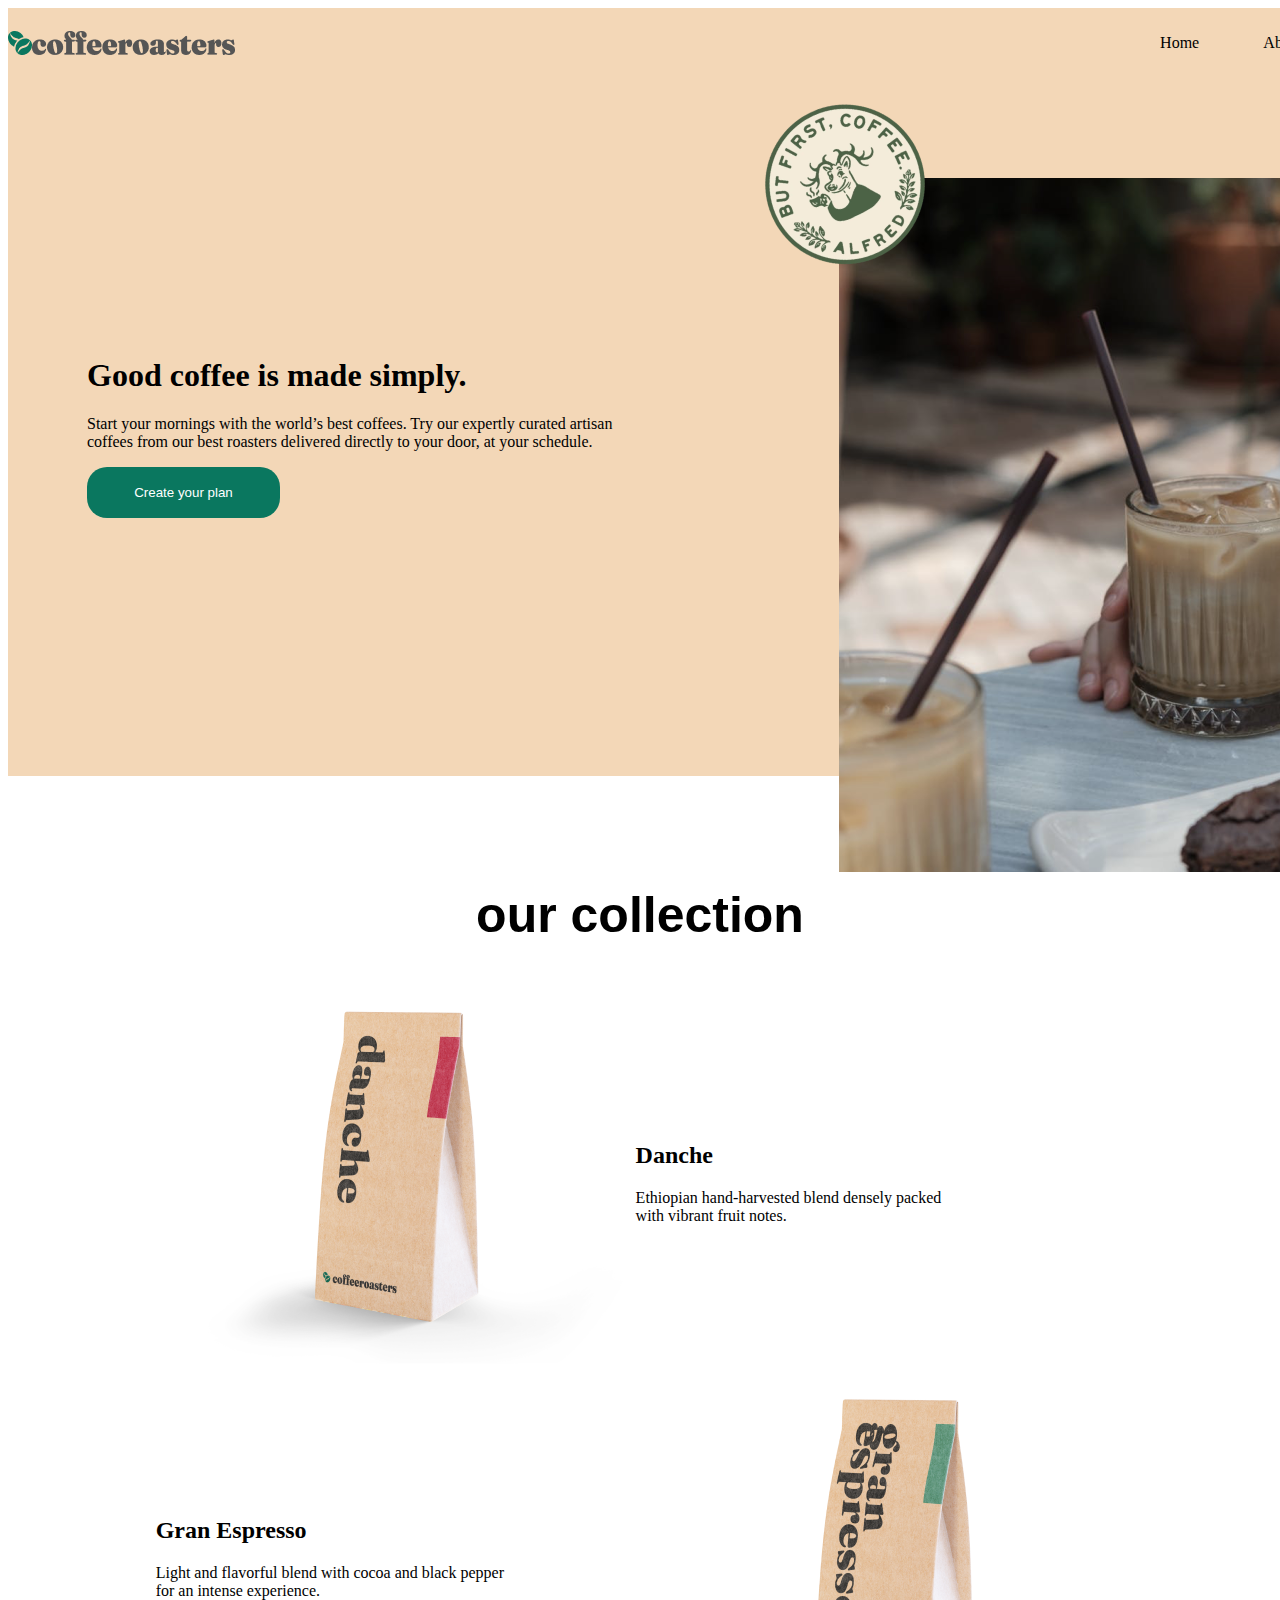
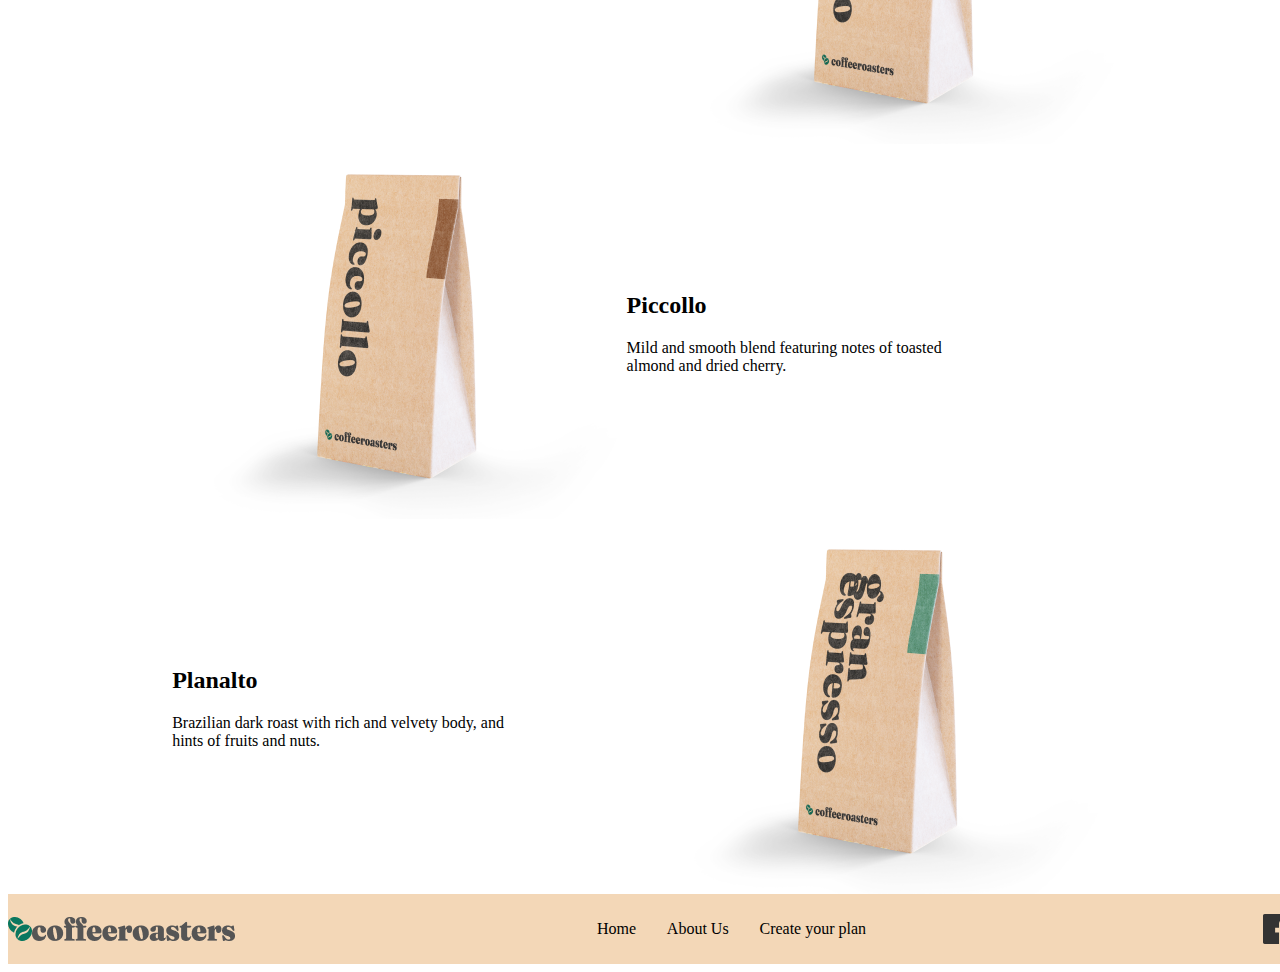
<file: index.html>
<!DOCTYPE html>
<html lang="en">
<head>
    <meta charset="UTF-8">
    <meta name="viewport" content="width=device-width, initial-scale=1.0">
    <title>Document</title>
    <link rel="stylesheet" href="style.css">
</head>
<body>
    <header>
        <img src="./Group 3614.png" alt="">
        <div>
            <a href="">Home</a>
            <a href="">About Us</a>
            <a href="">Create your plan</a> 
        </div>
    </header>


    <main>
        <div class="box">
            <div class="left">
            <h1>Good coffee 
                is made simply.</h1>
            <p>Start your mornings with the world’s best coffees. Try our expertly curated artisan coffees from our best roasters delivered directly to your door, at your schedule.

            </p>
         <a href="./index2.html"> <button>Create your plan</button></a>
            </div>

             <div class="right">
                <img src="./image 40.png" alt="" class="img1">
                <img src="./Rectangle 679.png" alt="" class="img2">
             </div>
        </div>

           <h1 class="het">our collection</h1>


        <section>
             <div class="sud">
                    <img src="./kopi4.png" alt="" class="img3">
                    <div>
                        <h2>Danche</h2>
                        <p>Ethiopian hand-harvested blend densely packed with vibrant fruit notes.</p>
                    </div>
             </div>
                

             
             <div class="sud2">
                <div>
                  <h2>Gran Espresso</h2>
                  <p>Light and flavorful blend with cocoa and black pepper for an intense experience.</p>
                </div>
                <img src="./kopi1 copy.png" alt=""  class="img3">
                 </div>

            <div class="sud3">
                <img src="./kopi3.png" alt="" class="img3">
                <div>
                 <h2>Piccollo</h2>
                 <p>Mild and smooth blend featuring notes of toasted almond and dried cherry.</p>
                </div>
            </div>


            <div class="sud4">
                <div>
                    <h2>Planalto</h2>
                    <p>Brazilian dark roast with rich and velvety body, and hints of fruits and nuts.</p>
                </div>
                <img src="./kopi1 copy.png" alt= "" class="img3">
            </div>

        </section>







    </main>


       <footer>
        <img src="./Group 3614.png" alt="">
        <div>
            <a href="">Home</a>
            <a href="">About Us</a>
            <a href="">Create your plan</a> 
        </div>

        <div>
            <img src="./Path.svg" alt="">
            <img src="./Path (1).svg" alt="">
            <img src="./Shape.svg" alt="">
        </div>
       </footer>





















































































</body>
</html>
</file>
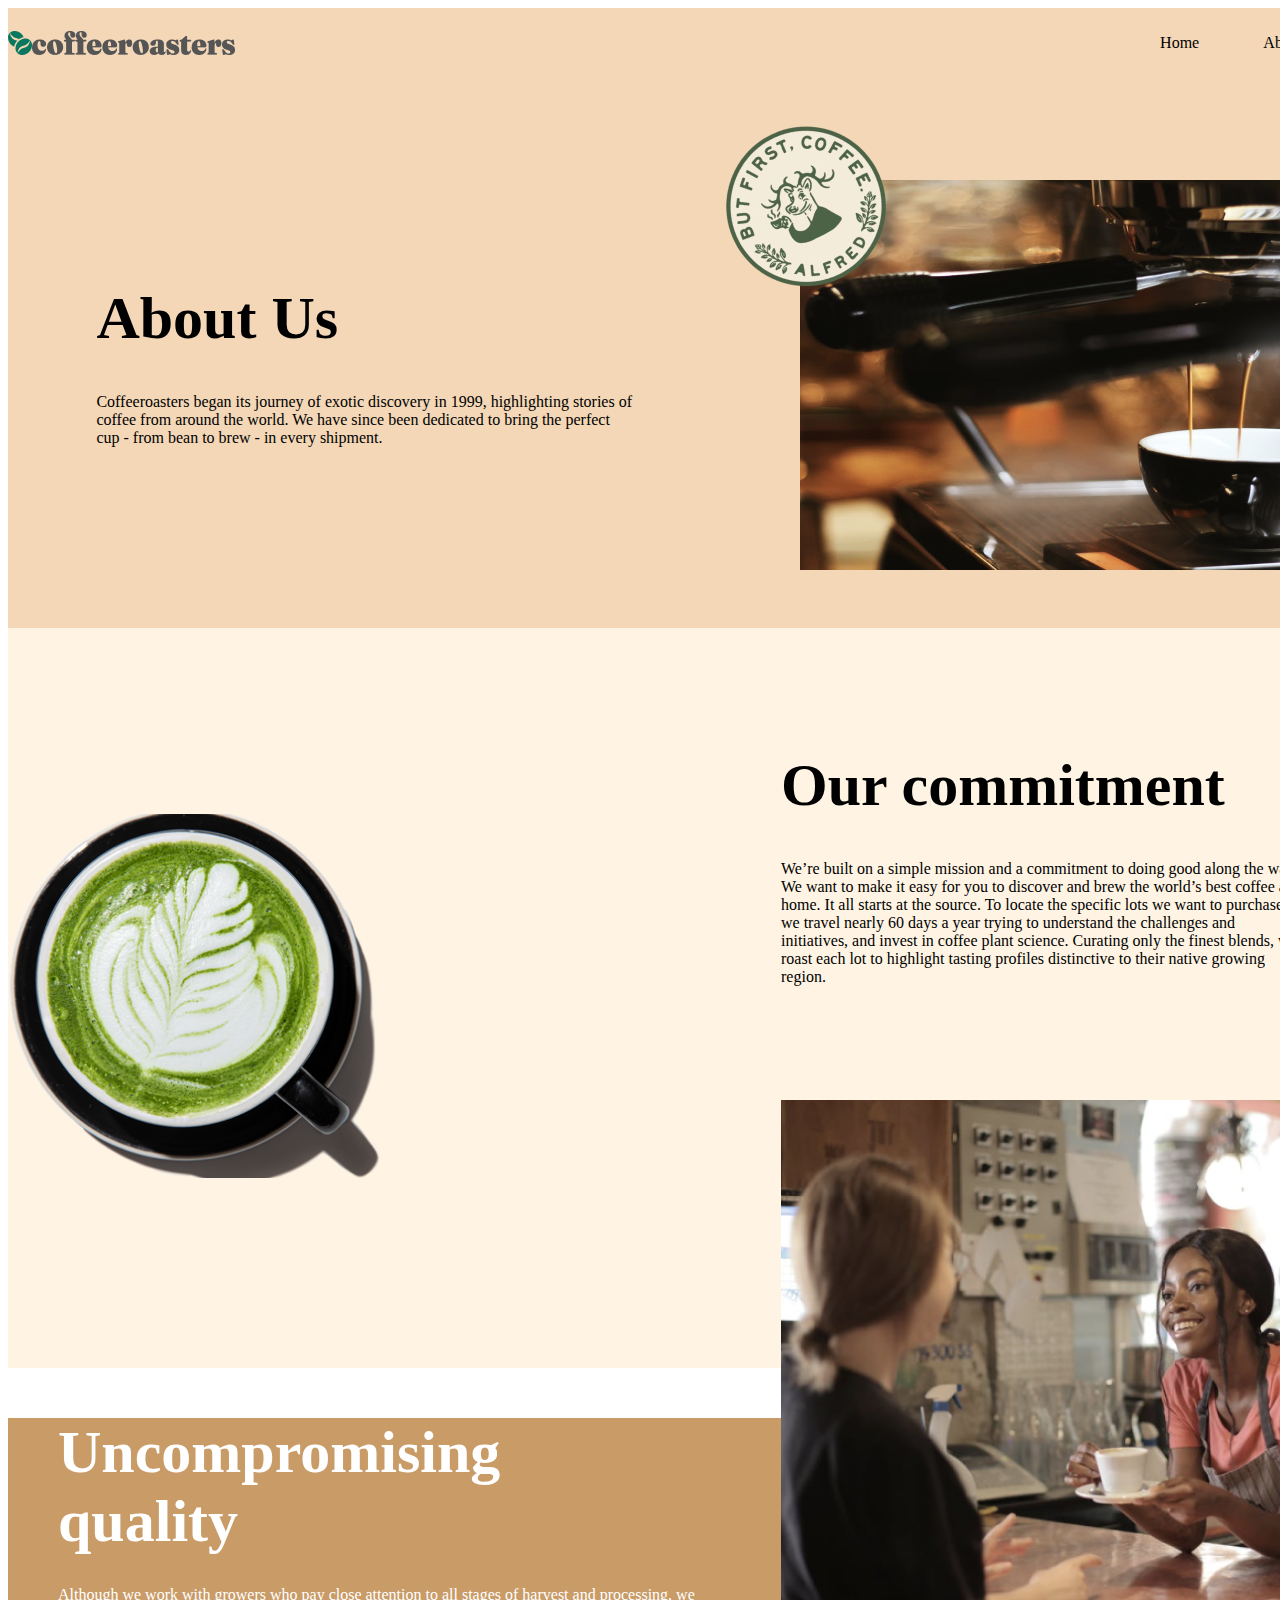
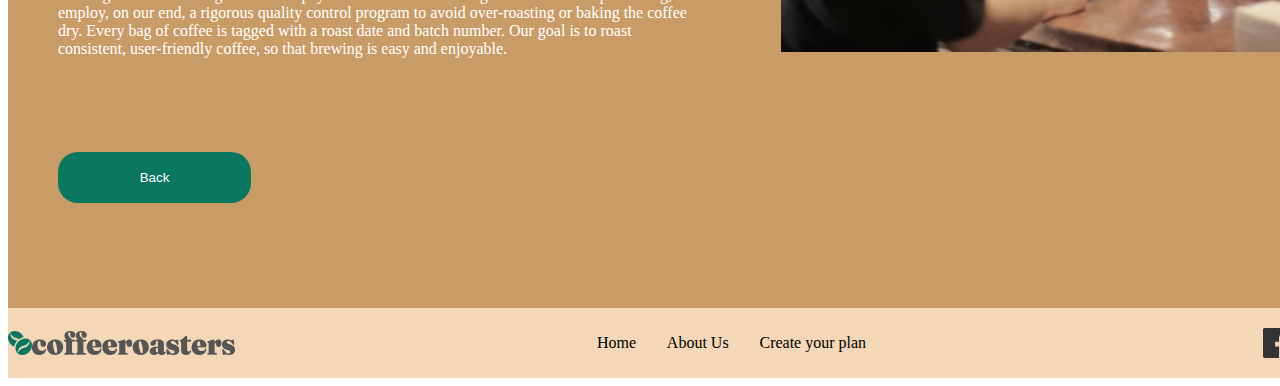
<file: index2.html>
<!DOCTYPE html>
<html lang="en">
<head>
    <meta charset="UTF-8">
    <meta name="viewport" content="width=device-width, initial-scale=1.0">
    <title>Document</title>
    <link rel="stylesheet" href="style2.css">
</head>
<body>
<div class="but">
       
    <header>
        <header>
            <img src="./Group 3614.png" alt="">
            <div>
                <a href="">Home</a>
                <a href="">About Us</a>
                <a href="">Create your plan</a> 
            </div>
        </header>
    
    </header>

<main>
    <div class="bot">
        <div class="left2">
             <h1>About Us</h1>
             <p>Coffeeroasters began its journey of exotic discovery in 1999, highlighting stories of coffee from around the world. We have since been dedicated to bring the perfect cup - from bean to brew - in every shipment.
            
             </p>
        </div>
          <img src="./image 40.png" alt="" class="img4">
          <img src="./Rectangle 679 (1).png" alt="" class="img5">
        <div class="right2">

        </div>

    
     </div>

   
    <div class="bot2">
        <div class="left3">
      <img src="./cup-6 1.png" alt="">
        </div>

       <div class="right3">
       <div>
        <h1>Our commitment</h1>
        <p>We’re built on a simple mission and a commitment to doing good along the way. We want to make it easy for you to discover and brew the world’s best coffee at home. It all starts at the source. To locate the specific lots we want to purchase, we travel nearly 60 days a year trying to understand the challenges and  initiatives, and invest in coffee plant science. Curating only the finest blends, we roast each lot to highlight tasting profiles distinctive to their native growing region. 
        </p>  
       </div>
      <img src="./Rectangle 681.png" alt="" class="img6">
       </div>



    </div>

       <div class="bot3">
        <h1>Uncompromising quality</h1>
        <p>Although we work with growers who pay close attention to all stages of harvest and processing, we employ, on our end, a rigorous quality control program to avoid over-roasting or baking the coffee dry. Every bag of coffee is tagged with a roast date and batch number. Our goal is to roast consistent, user-friendly coffee, so that brewing is easy and enjoyable.
       
        </p>
        <a href="index.html"><button>Back</button></a>
       </div>
   
</main>
</div>



<footer>
    <img src="./Group 3614.png" alt="">
    <div>
        <a href="">Home</a>
        <a href="">About Us</a>
        <a href="">Create your plan</a> 
    </div>

    <div>
        <img src="./Path.svg" alt="">
        <img src="./Path (1).svg" alt="">
        <img src="./Shape.svg" alt="">
    </div>
   </footer>



   











































































</body>
</html>
</file>
<file: style.css>
header{
    display: flex;
    justify-content: space-between;
    align-items: center;
    background-color:  rgba(243, 215, 183, 1);
    width: 1520px;
    height: 70px;
}

header div{
    display: flex;
    justify-content: space-around;
    align-items: center;
    width: 400px;
}

a{
    text-decoration: none;
    color: black;
}

.box{
    display: flex;
    justify-content: center;
    align-items: center;
    background-color: rgba(243, 215, 183, 1);
    gap: 120px;
    width: 1520px;
}

.img2{
    position: relative;
    top: 100px;
    left: 100px;
    z-index: 1;
}

.left{
    width: 35%;
}

.img1{
    position: absolute;
    left: 300xp;
    z-index: 2;
}

button{
    background-color:rgba(10, 119, 95, 1);
    color: white;
    width: 193px;
    height: 51px;
    border-radius: 20px;
    border: none;
}

.sud{
    display: flex;
    align-items: center;
    justify-content: center;
    margin-top: 50px;
}

.img3:hover{
    transform: scale(1.2);
}

.img3{
    transition: 0.4s linear;
}

.het{
    font-family: 'Franklin Gothic Medium', 'Arial Narrow', Arial, sans-serif;
    font-size: 50px;
    margin-top: 110px;
    text-align: center;
}


.sud p{
    width: 70%;
}

.sud2{
    display: flex;
    align-items: center;
    justify-content: center;
}

.sud2 p{
    width: 70%;
}

.sud3{
    display: flex;
    align-items: center;
    justify-content: center;
}

.sud3 p{
    width: 70%;
}

.sud4{
    display: flex;
    align-items: center;
    justify-content: center;
}

.sud4 p{
    width: 70%;
}

footer{
    display: flex;
    justify-content: space-between;
    align-items: center;
    background-color: rgba(243, 215, 183, 1);
    width: 1520px;
    height: 70px;
}

footer div{
    display: flex;
    justify-content: space-around;
    align-items: center;
    width: 300px;
}
</file>
<file: style2.css>
header{
    display: flex;
    justify-content: space-between;
    align-items: center;
    background-color:  rgba(243, 215, 183, 1);
    width: 1520px;
    height: 70px;
}

header div{
    display: flex;
    justify-content: space-around;
    align-items: center;
    width: 400px;
}

a{
    text-decoration: none;
    color: black;
}

.bot{
    display: flex;
    justify-content: center;
    align-items: center;
    width: 1520px;
    height: 550px;
    background-color: rgba(243, 215, 183, 1);
}

.left2 p{
    width: 40%;
}

 h1{
    font-size: 60px;
}

.img5{
    position: absolute;
    top: 180px;
     left: 800px;
     z-index: 1;

}

.img4{
    position: absolute;
    left: 700px;
    top: 100px;
    z-index: 2;
}

.bot2{
    display: flex;
    justify-content: space-around;
    align-items: center;
    width: 1520px;
    height: 740px;
    background-color:rgb(255, 244, 228);
    gap: 400px;
}

.right3 div{
    margin-bottom: 300px;
}

.right3 p{
    width: 70%;
   
}

.img6{
    position: absolute;
    top: 1100px;
}

.bot3{
    background-color: #C99B67;
    width: 1520px;
    height: 510px;
    margin-bottom: 1000px;
}

.bot3 h1{
    width: 397px;
    height: 118px;
    color: white;
    margin-top: 50px;
    margin-left: 50px;
}

.bot3 p{

    width: 639px;
    height: 150px;
    color: white;
    margin-top: 50px;
    margin-left: 50px;
}
button{
    background-color:rgba(10, 119, 95, 1);
    color: white;
    width: 193px;
    height: 51px;
    border-radius: 20px;
    border: none;
    margin-left: 50px;
}



footer{
    display: flex;
    justify-content: space-between;
    align-items: center;
    background-color: rgba(243, 215, 183, 1);
    width: 1520px;
    height: 70px;
}

footer div{
    display: flex;
    justify-content: space-around;
    align-items: center;
    width: 300px;
}

.but{
    width: 1520px;
    height: 1900px;
}
</file>
